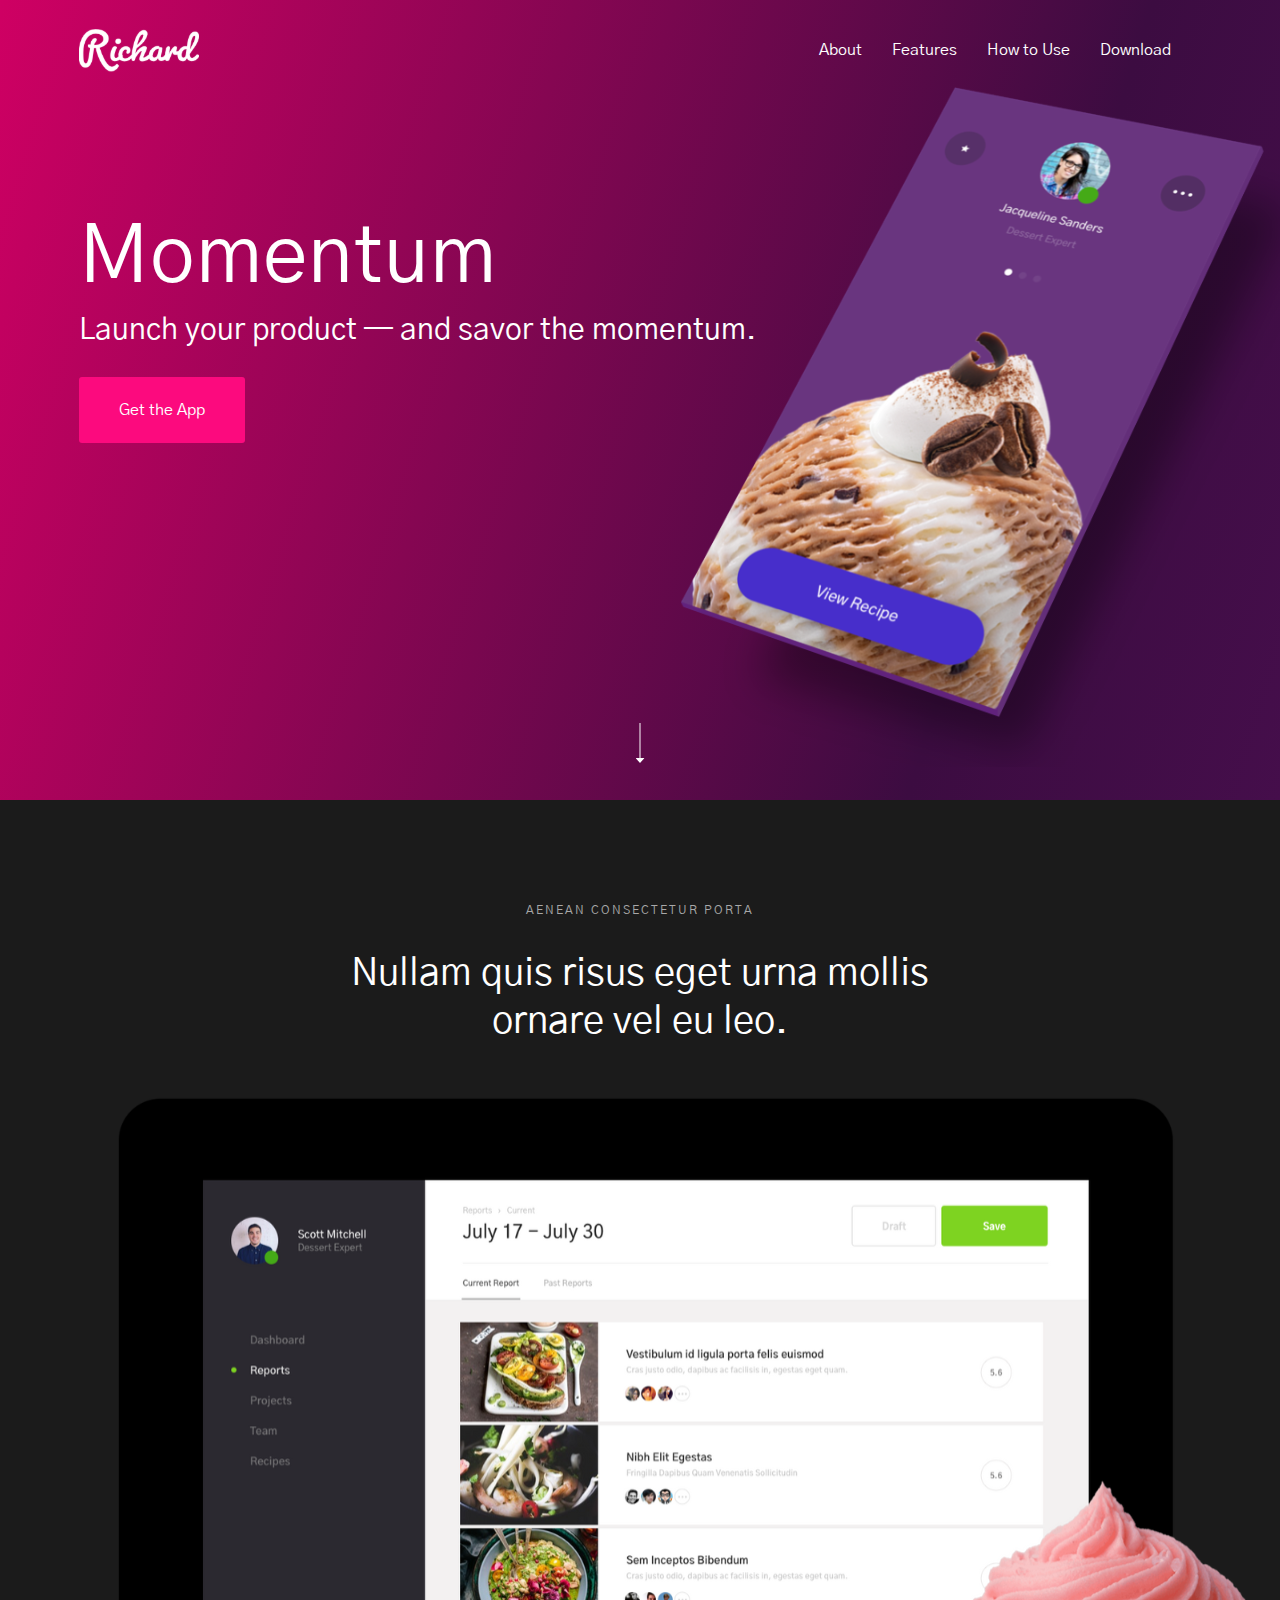
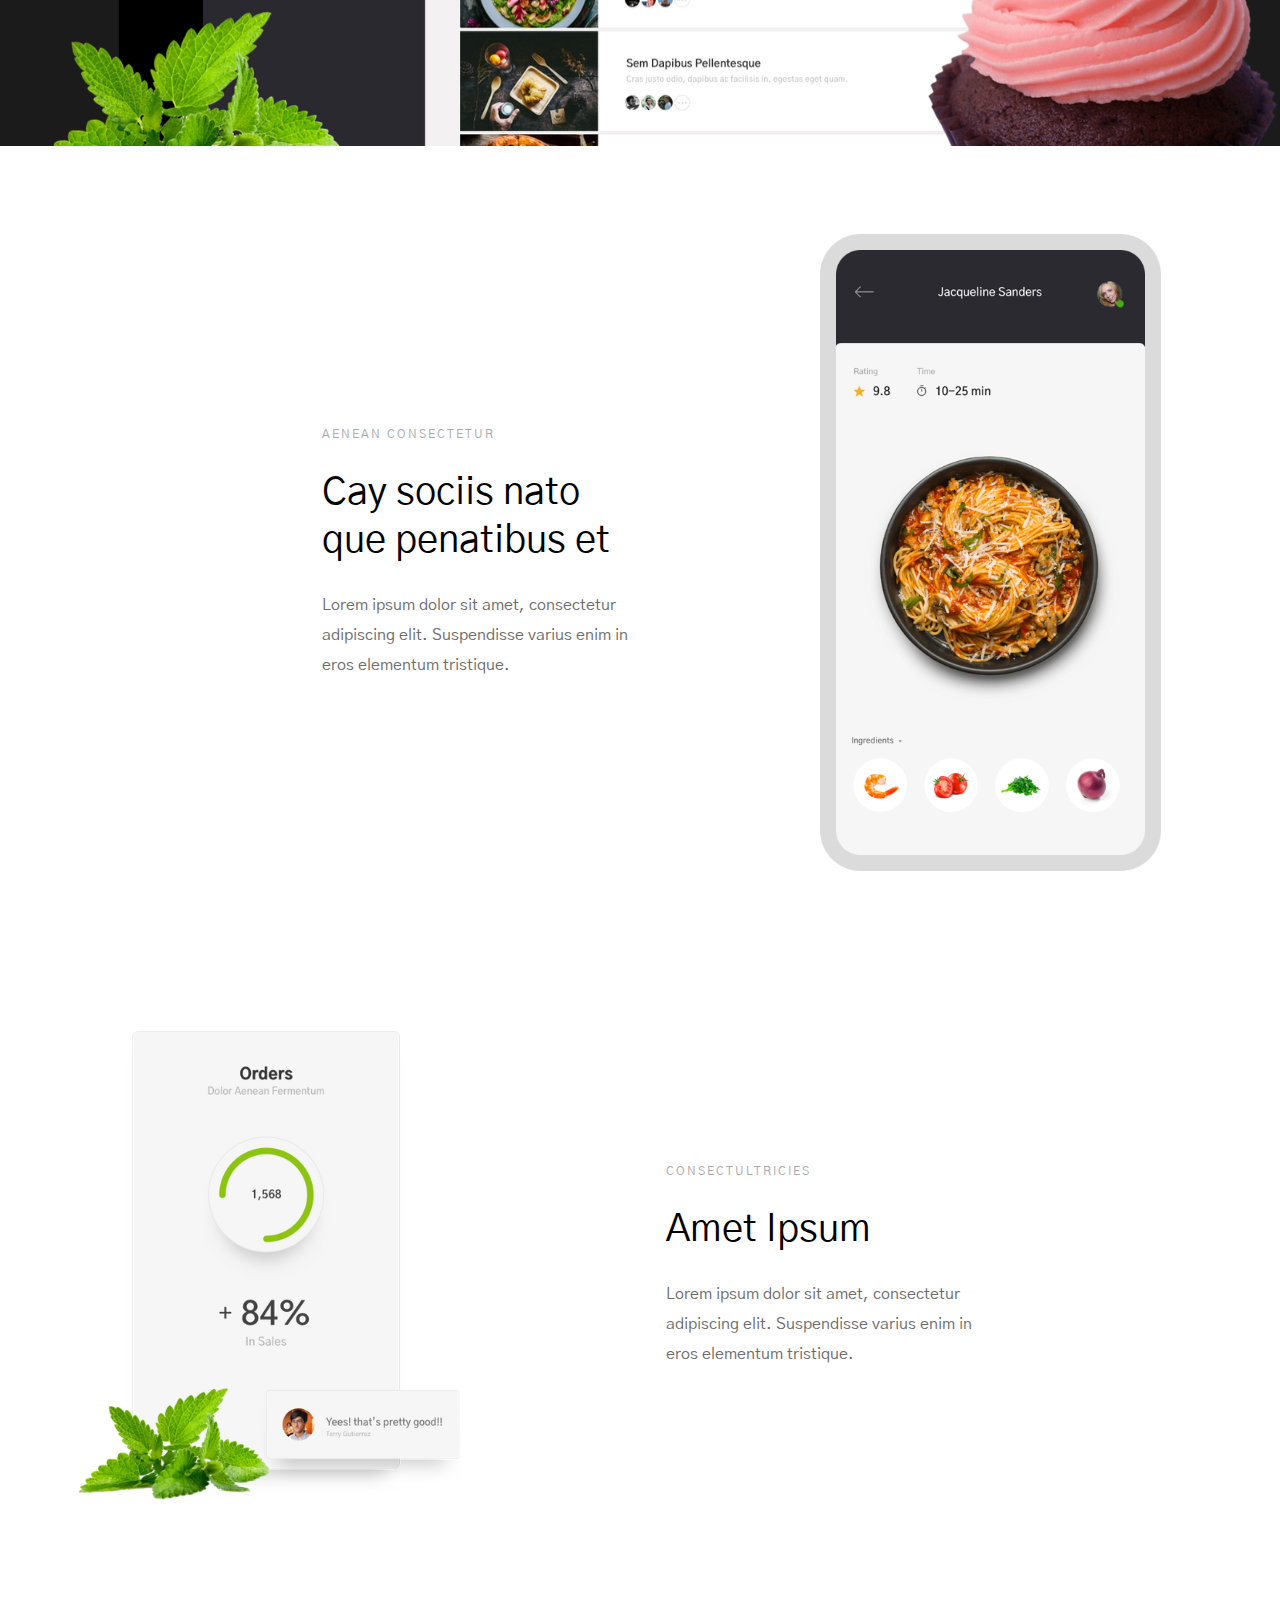
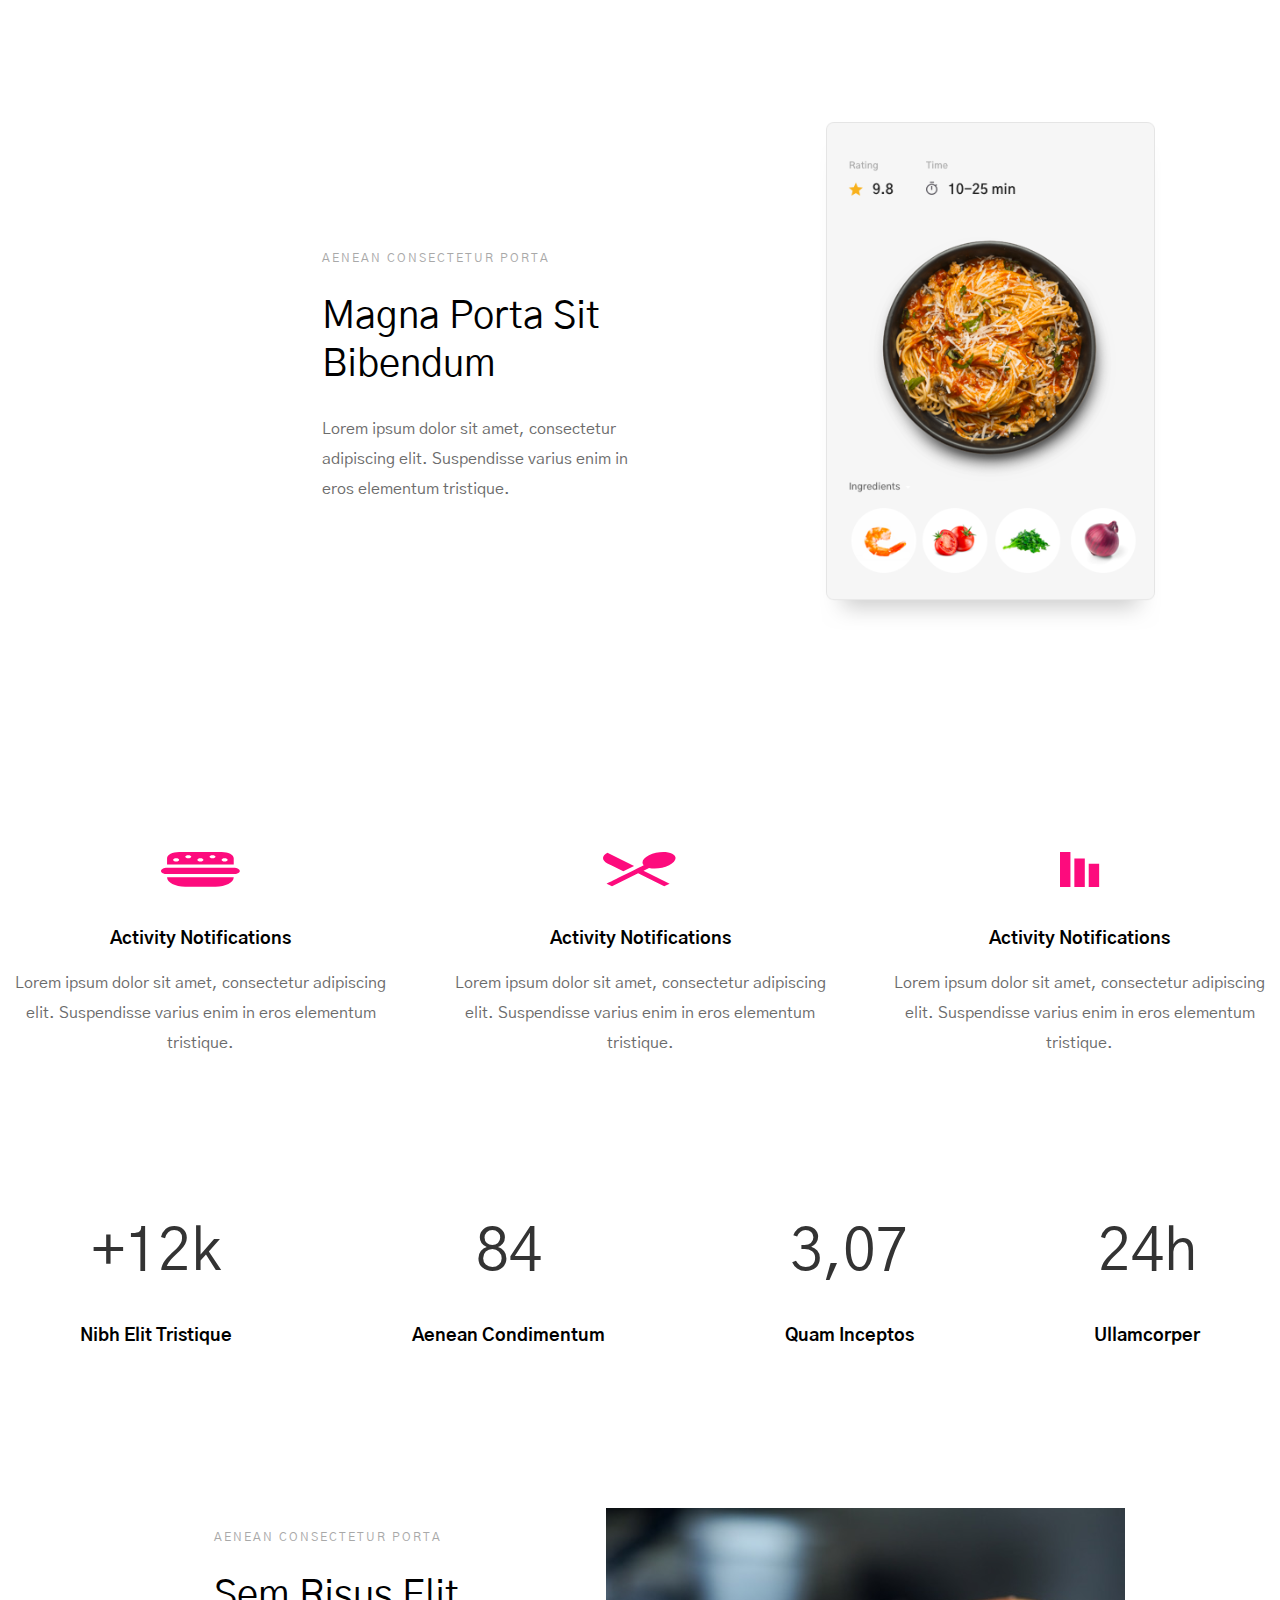
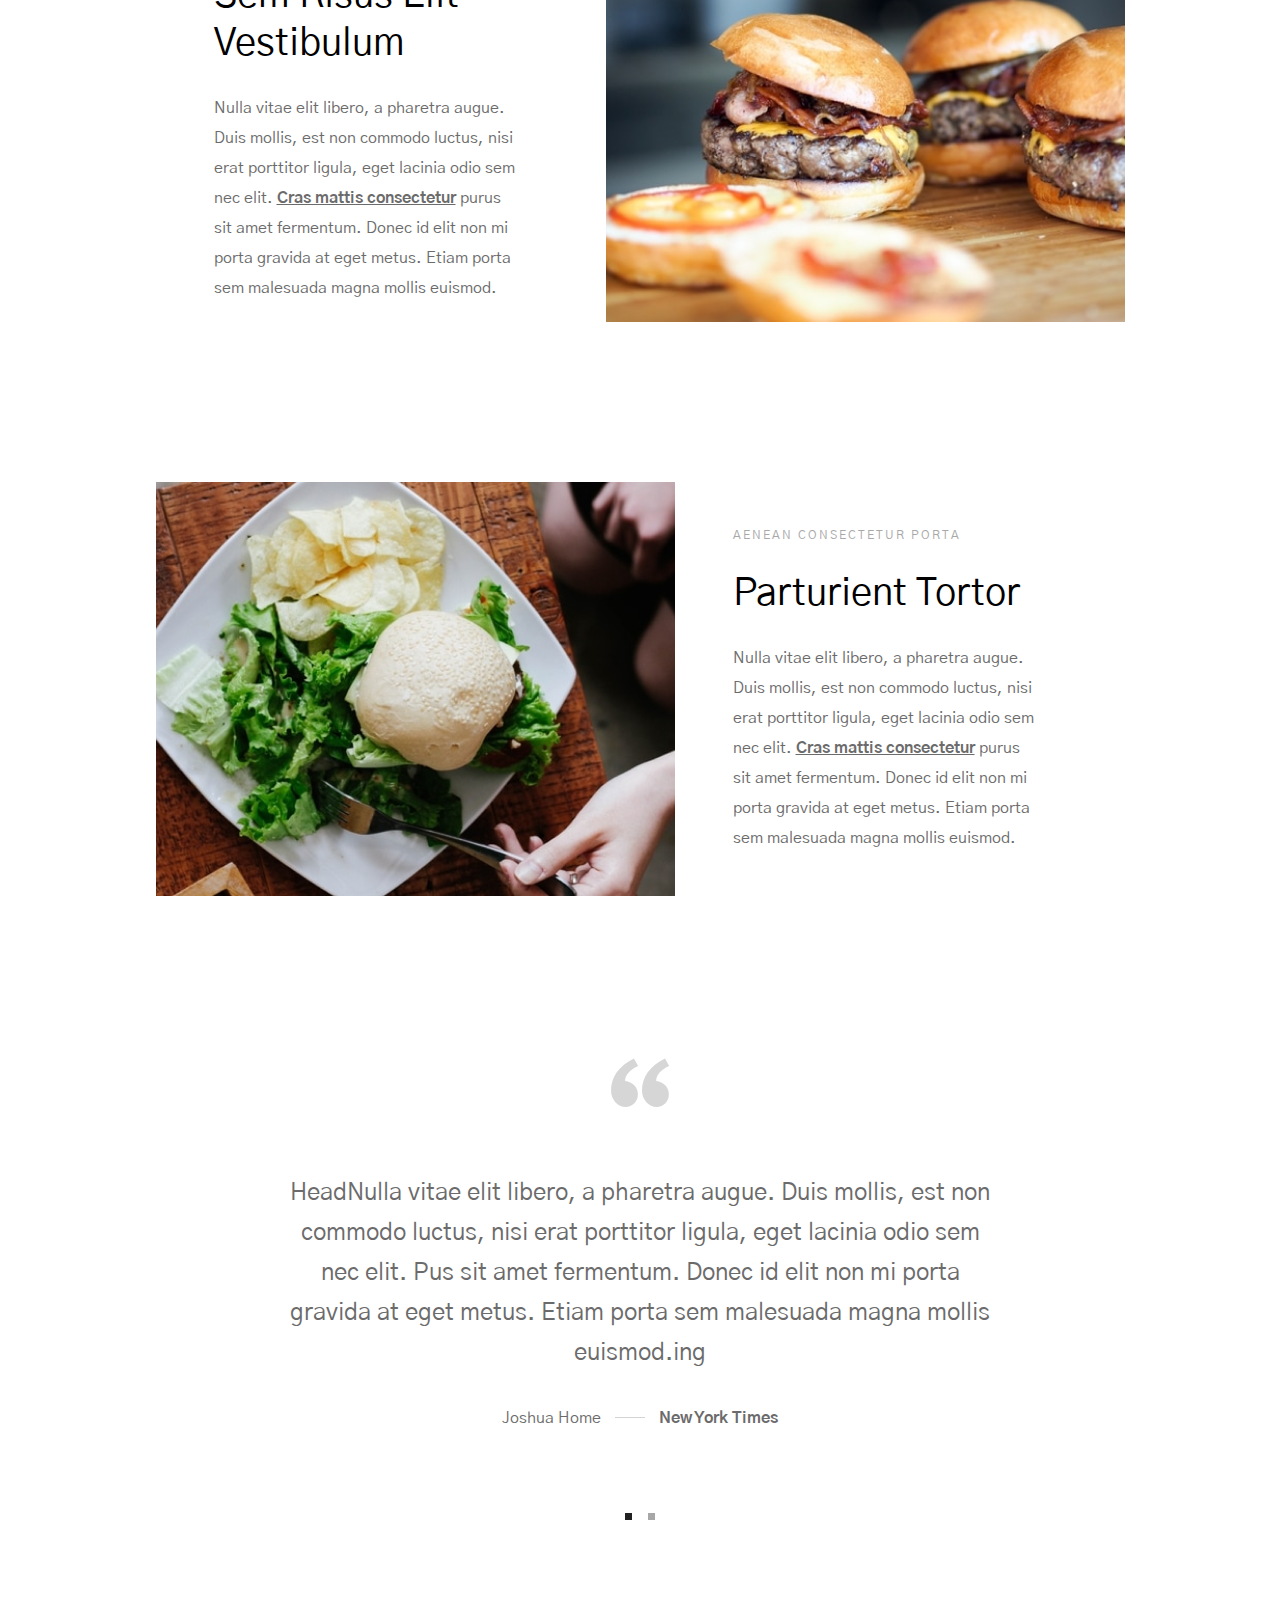
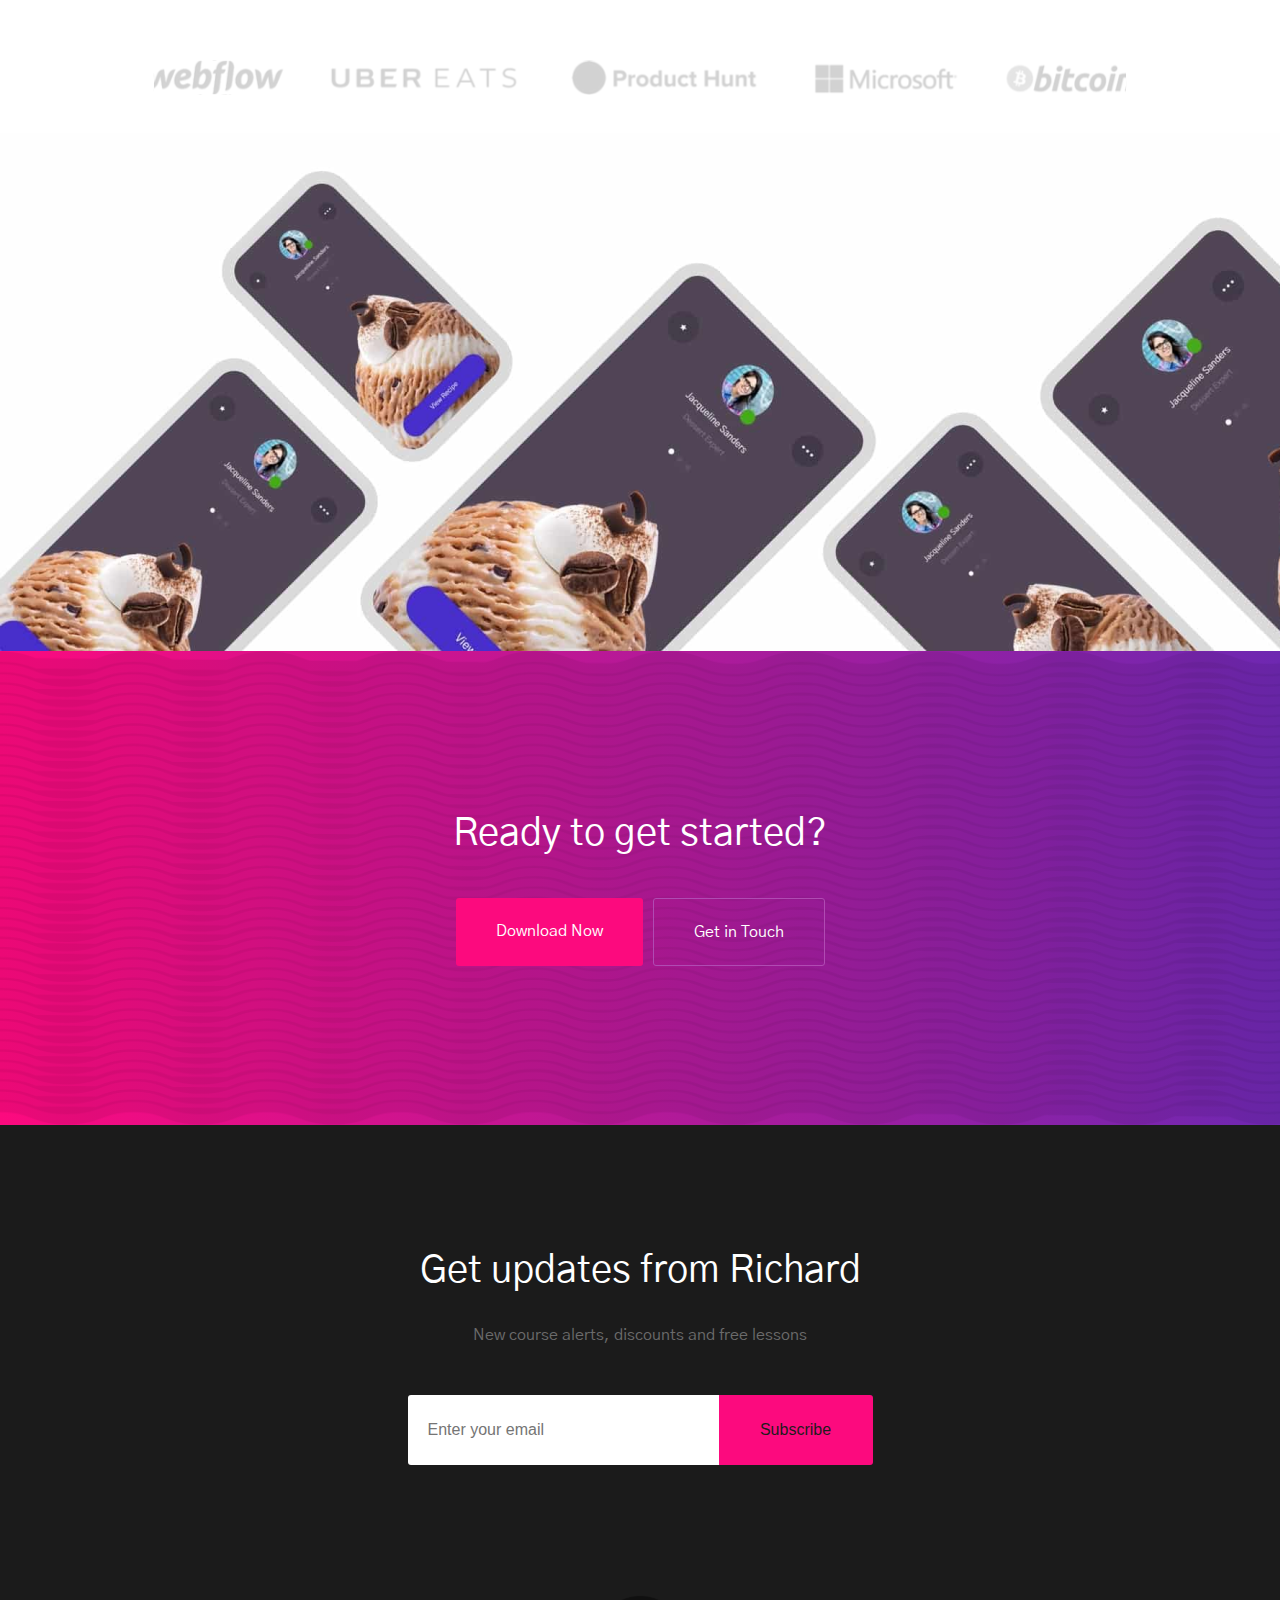
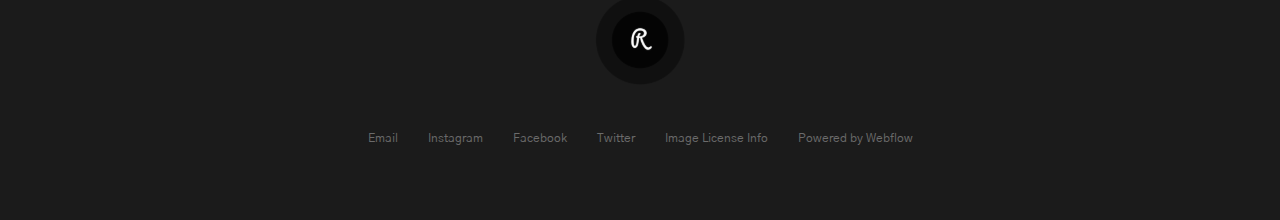
<file: index.html>
<!DOCTYPE html>
<html lang="en">

<head>
    <meta charset="UTF-8">
    <meta http-equiv="X-UA-Compatible" content="IE=edge">
    <meta name="viewport" content="width=device-width, initial-scale=1.0">
    <title>Richard</title>
    <link rel="stylesheet" href="style.css">
    <link href="https://fonts.googleapis.com/css2?family=Gothic+A1:wght@400;700&&display=swap" rel="stylesheet">
</head>

<body>
    <div class="wrapper">
        <header class="header">
            <div class="header__container">
                <div class="header__logo">
                    <a href="#">
                        <img src="img/logo-header.svg" alt="Logo">
                    </a>
                </div>
                <div class="header__menu menu">
                    <nav class="menu__body">
                        <ul class="menu__list">
                            <li class="menu__item">
                                <a href="#" class="link__menu">About</a>
                            </li>
                            <li class="menu__item"><a href="#" class="link__menu">Features</a></li>
                            <li class="menu__item"><a href="#" class="link__menu">How to Use</a></li>
                            <li class="menu__item"><a href="#" class="link__menu">Download</a></li>
                        </ul>
                    </nav>
                </div>
            </div>
        </header>
        <section class="main-title">
            <div class="main-title__container">
                <div class="text__main-title">
                    <h1>Momentum</h1>
                    <h2 class="h2__main-title">
                        Launch your product — and savor the momentum.
                    </h2>
                    <a href class="button">Get the App</a>
                </div>
                <div class="img__main-title">
                    <img src="img/1-section/app.svg" alt="App">
                </div>
                <div class="arrow__main-title">
                    <img src="img/1-section/arrow.svg" alt="Arrow">
                </div>
            </div>

        </section>

        <section class="black-section">

            <div class="subtitle subtitle__black-section">
                Aenean Consectetur Porta
            </div>
            <h2 class="title__black-section title">
                Nullam quis risus eget urna mollis ornare vel eu leo.
            </h2>
            <img src="img/2-section/IMAGE.svg" alt="Tablet">

        </section>
        <section class="white-section">
            <div class="white-section__container">
                <div class="huge-text-block">
                    <div class="block-of-text__huge-text-block block-of-text">
                        <div class="subtitle subtitle__huge-text-block">
                            Aenean Consectetur
                        </div>
                        <h2 class="title title__huge-text-block">
                            Cay sociis nato que penatibus et
                        </h2>
                        Lorem ipsum dolor sit amet, consectetur adipiscing elit. Suspendisse varius enim in eros
                        elementum tristique.
                    </div>
                    <div class="img__huge-text-block">
                        <img src="img/3-section/1.svg" alt="Pasta">
                    </div>
                </div>

                <div class="huge-text-block">
                    <div class="img__huge-text-block">
                        <img src="img/3-section/2.svg" alt="Pasta">
                    </div>
                    <div class="block-of-text-right__huge-text-block block-of-text">
                        <div class="subtitle subtitle__huge-text-block">
                            ConsectUltricies
                        </div>
                        <h2 class="title title__huge-text-block">
                            Amet Ipsum
                        </h2>
                        Lorem ipsum dolor sit amet, consectetur adipiscing elit. Suspendisse varius enim in eros
                        elementum tristique.
                    </div>
                </div>

                <div class="huge-text-block">
                    <div class="block-of-text__huge-text-block block-of-text">
                        <div class="subtitle subtitle__huge-text-block">
                            Aenean Consectetur Porta
                        </div>
                        <h2 class="title title__huge-text-block">
                            Magna Porta Sit Bibendum
                        </h2>
                        Lorem ipsum dolor sit amet, consectetur adipiscing elit. Suspendisse varius enim in eros
                        elementum tristique.
                    </div>
                    <div class="img__huge-text-block">
                        <img src="img/3-section/3.svg" alt="Pasta">
                    </div>
                </div>
            </div>
        </section>

        <section class="futures">
            <div class="futures__container">
                <div class="flex__futures">

                    <div class="box__futures">
                        <img src="img/4-section/1.svg" alt="Burger">
                        <h2 class="h2__futures">
                            Activity Notifications
                        </h2>
                        Lorem ipsum dolor sit amet, consectetur adipiscing elit. Suspendisse varius enim in eros
                        elementum tristique.
                    </div>

                    <div class="box__futures">
                        <img src="img/4-section/2.svg" alt="Burger">
                        <h2 class="h2__futures">
                            Activity Notifications
                        </h2>
                        Lorem ipsum dolor sit amet, consectetur adipiscing elit. Suspendisse varius enim in eros
                        elementum tristique.
                    </div>

                    <div class="box__futures">
                        <img src="img/4-section/3.svg" alt="Burger">
                        <h2 class="h2__futures">
                            Activity Notifications
                        </h2>
                        Lorem ipsum dolor sit amet, consectetur adipiscing elit. Suspendisse varius enim in eros
                        elementum tristique.
                    </div>
                </div>
            </div>
        </section>
        <section class="numbers numbers__container">
            <div class="box__numbers">
                <div class="flex__numbers">
                    <div class="numerals__numbers">
                        +12k
                    </div>
                    <div class="text__numbers">
                        Nibh Elit Tristique
                    </div>
                </div>
                <div class="flex__numbers">
                    <div class="numerals__numbers">
                        84
                    </div>
                    <div class="text__numbers">
                        Aenean Condimentum
                    </div>
                </div>
                <div class="flex__numbers">
                    <div class="numerals__numbers">
                        3,07
                    </div>
                    <div class="text__numbers">
                        Quam Inceptos
                    </div>
                </div>
                <div class="flex__numbers">
                    <div class="numerals__numbers">
                        24h
                    </div>
                    <div class="text__numbers">
                        Ullamcorper
                    </div>
                </div>

            </div>
        </section>
        <section class="burgers burgers__container">
            <div class="flex__burgers">
                <div class="huge-text-block">
                    <div class=" block-of-text">
                        <div class="subtitle subtitle__huge-text-block">
                            Aenean Consectetur Porta
                        </div>
                        <h2 class="title title__huge-text-block">
                            Sem Risus Elit Vestibulum
                        </h2>
                        Nulla vitae elit libero, a pharetra augue. Duis mollis, est non commodo luctus, nisi erat
                        porttitor ligula, eget lacinia odio sem nec elit. <a href="" class="links__burgers">Cras mattis
                            consectetur</a> purus sit amet fermentum. Donec id elit non mi porta gravida at eget metus.
                        Etiam porta sem malesuada magna mollis euismod.
                    </div>
                    <div class="img__huge-text-block">
                        <img src="img/5-section/1.png" alt="Burgers">
                    </div>

                </div>
                <div class="huge-text-block">
                    <div class="img__huge-text-block">
                        <img src="img/5-section/2.png" alt="Breakfast">
                    </div>
                    <div class=" block-of-text">
                        <div class="subtitle subtitle__huge-text-block">
                            Aenean Consectetur Porta
                        </div>
                        <h2 class="title title__huge-text-block">
                            Parturient Tortor
                        </h2>
                        Nulla vitae elit libero, a pharetra augue. Duis mollis, est non commodo luctus, nisi erat
                        porttitor ligula, eget lacinia odio sem nec elit. <a href="" class="links__burgers">Cras mattis
                            consectetur</a> purus sit amet fermentum. Donec id elit non mi porta gravida at eget metus.
                        Etiam porta sem malesuada magna mollis euismod.
                    </div>


                </div>
            </div>
        </section>
        <section class="quote">
            <div class="image-quote"><img src="img/cite.svg" alt="semicolon"></div>
            <div class="text__quote">
                HeadNulla vitae elit libero, a pharetra augue. Duis mollis, est non commodo luctus, nisi erat porttitor
                ligula, eget lacinia odio sem nec elit. Pus sit amet fermentum. Donec id elit non mi porta gravida at
                eget metus. Etiam porta sem malesuada magna mollis euismod.ing
            </div>
            <div class="names__quote">
                <div class="name">Joshua Home</div>

                <div class="dash">

                </div>
                <div class="name_bold">New York Times</div>

            </div>
            <div class="dots">
                <div class="dot">

                </div>
                <div class="dot_bold">

                </div>
            </div>

        </section>
        <div class=" logos__container">
            <img src="img/logos.svg" alt="Logos" class="logos">
        </div>
        <div class="last-pic">
            <img src="img/last-IMAGE.png" alt="Phones">
        </div>
        <section class="ready">
            <h2 class="title title_white">
                Ready to get started?
            </h2>
            <div class="buttons">
                <div class="button">Download Now</div>
                <div class="button button_transparent">Get in Touch</div>
            </div>
        </section>

        <section class="get-updates">
            <h2 class="title title_white">
                Get updates from Richard
            </h2>
            <div class="text__get-updates">
                New course alerts, discounts and free lessons
            </div>
            <form class="form" action="">
                <input type="email" placeholder="Enter your email" class="input">
                <button class="button email-button" type="submit">Subscribe</button>
            </form>
        </section>
        <footer class="footer">
            <img src="img/logo-footer.svg" alt="logo">

            <ul class="list__footer">
                <li class="list-item__foooter">
                    <a href="" class="a__footer">Email</a>
                </li>
                <li class="list-item__foooter">
                    <a href="" class="a__footer">Instagram</a>
                </li>
                <li class="list-item__foooter">
                    <a href="" class="a__footer">Facebook</a>
                </li>
                <li class="list-item__foooter">
                    <a href="" class="a__footer">Twitter</a>
                </li>
                <li class="list-item__foooter">
                    <a href="" class="a__footer">Image License Info</a>
                </li>
                <li class="list-item__foooter">
                    <a href="" class="a__footer">Powered by Webflow</a>
                </li>

            </ul>
        </footer>
    </div>
</body>

</html>
</file>
<file: style.css>
*,
*::before,
*::after {
    padding: 0;
    margin: 0;
    border: 0;
    box-sizing: border-box;
}

a {
    text-decoration: none;
}

ul,
ol,
li {
    list-style: none;
}
img {
    vertical-align: top;
}

h1,
h2,
h3,
h4,
h5,
h6 {
    font-weight: inherit;
    font-size: inherit;
}

html,
body {
    height: 100%;
    line-height: 1;
}

body {
    font-family: Gothic A1;
    font-size: 16px;
    line-height: 30px;
    color: #6b6b6b;
}

.wrapper {
    overflow: hidden;
    display: flex;
    flex-direction: column;
    min-height: 100%;
}

[class*="__container"] {
    max-width: 1296px;
    margin: 0px auto;
    padding: 0px 15px;
}

.header {
    position: absolute;
    width: 100%;
    top: 0;
    left: 0;
    z-index: 50;
}

.header__container {
    display: flex;
    min-height: 100px;
    align-items: center;
    max-width: 1152px;
    justify-content: space-between;
    color: #fff;
}

.menu {
    display: flex;
    justify-content: flex-end;
}

.menu__list {
    display: flex;
}

.menu__item {
    margin: 0px 30px 0px 0px;
}

.link__menu {
    color: #ffffff;
}

.link__menu:hover {
    text-decoration: underline;
}

.main-title {
    background: linear-gradient(287.15deg, #450e4b 0%, #3c0c41 24.48%, rgba(207, 0, 99, 0) 100%), #cf0063;
    border-radius: 0px;
    height: 800px;
    position: relative;
}

.main-title__container {
    padding: 20px 15px 50px 15px;
    display: flex;
    align-items: center;
    flex-wrap: wrap;
    position: relative;
    max-width: 1152px;
}

.text__main-title {
    max-width: 677px;
    flex-direction: column;
    padding-top: 198px;
    padding-bottom: 370px;
}

h1 {
    font-family: Gothic A1;
    font-size: 80px;
    line-height: 80px;
    color: #fff;
    letter-spacing: 1px;
    display: block;
    margin-bottom: 10px;
}

.h2__main-title {
    font-size: 30px;
    line-height: 44px;
    color: #ffffff;
    margin-bottom: 25px;
}

.button {
    display: inline-block;
    text-align: center;
    vertical-align: middle;
    background: #fc0a7e;
    border-radius: 3px;
    font-size: 16px;
    line-height: 26px;
    padding: 20px 40px;
    color: #fff;
    cursor: pointer;
}

.img__main-title {
    width: 625px;
    position: absolute;
    right: -90px;
    padding-top: 20px;
}

.arrow__main-title {
    position: absolute;
    left: 50%;
    bottom: 100px;
    transform: translate(-50%, 0);
}

.black-section {
    margin: 0 auto;
    text-align: center;
    background-color: #1b1b1b;
    padding-top: 100px;
    position: relative;
    width: 100%;
    display: flex;
    flex-direction: column;
}

.subtitle {
    font-size: 12px;
    line-height: 20px;
    letter-spacing: 2px;
    text-transform: uppercase;
    color: #a8a8a8;
}

.subtitle__black-section {
    margin-bottom: 30px;
}

.title {
    font-size: 38px;
    line-height: 48px;
    color: black;
}

.title__black-section {
    color: #ffffff;
    margin-bottom: 55px;
    max-width: 607px;
    margin: 0 auto;
    display: block;
}

.white-section {
    margin-top: 88px;
}

.block-of-text__huge-text-block {
    margin: 188px 106px 188px 144px;
}

.block-of-text {
    max-width: 450px;
    padding: 0 86px 0 58px;
}

.img__huge-text-block {
    max-width: 558px;
}

.huge-text-block {
    display: flex;
    justify-content: center;
    margin-bottom: 160px;
    align-items: center;
}

.title__huge-text-block {
    margin-bottom: 25px;
}

.subtitle__huge-text-block {
    margin-bottom: 25px;
}

.block-of-text-right__huge-text-block {
    margin: 128px 144px 128px 144px;
}

.futures {
    margin-bottom: 160px;
}

.flex__futures {
    display: flex;
    justify-content: space-between;
    flex-direction: row;
}

.box__futures {
    max-width: 371px;
    text-align: center;
}

.h2__futures {
    font-weight: 700;
    font-size: 18px;
    line-height: 24px;
    color: #000000;
    margin-top: 40px;
    margin-bottom: 17px;
}

.numbers {
    margin-bottom: 160px;
}

.box__numbers {
    display: flex;
    flex-direction: row;
    justify-content: center;
    align-items: center;
}

.flex__numbers:not(:last-child) {
    margin-right: 180px;
}

.flex__numbers {
    align-content: center;
}

.numerals__numbers {
    font-size: 59px;
    line-height: 90px;
    color: #333333;
    text-align: center;
    margin-bottom: 35px;
    line-height: 1.2;
}

.text__numbers {
    font-weight: 700;
    font-size: 18px;
    line-height: 24px;
    color: #000000;
}

.links__burgers {
    font-weight: 700;
    text-decoration-line: underline;
    color: #6b6b6b;
}

.quote {
    display: flex;
    justify-content: center;
    flex-direction: column;
    align-items: center;
}

.image-quote {
    width: 58px;
    height: 54px;
}

.text__quote {
    max-width: 700px;
    font-size: 24px;
    line-height: 167%;
    color: #6b6b6b;
    margin-top: 63px;
    margin-bottom: 30px;
    text-align: center;
}

.names__quote {
    display: flex;
    margin-bottom: 80px;
}

.name {
    font-size: 16px;
    line-height: 30px;
    color: #6b6b6b;
}

.dash {
    width: 30px;
    height: 1px;
    background: #d3d3d3;
    margin: 14px;
}

.name_bold {
    font-size: 16px;
    line-height: 30px;
    color: #6b6b6b;
    font-weight: 700;
}

.dots {
    display: flex;
    margin-bottom: 102px;
}

.dot {
    width: 7px;
    height: 7px;
    background: #222222;
    margin-right: 16px;
}

.dot_bold {
    width: 7px;
    height: 7px;
    background: rgba(34, 34, 34, 0.4);
}

.logos {
    max-width: 100%;
}

.last-pic {
    text-align: center;
    width: 100%;
}

.ready {
    background: url("img/waves.png") repeat-y, linear-gradient(to left, #6e28b1, #fc0a7e), #fc0a7e;
    background-size: cover;
    border-radius: 0px;
    height: 474px;
    text-align: center;
    display: flex;
    justify-content: center;
    flex-direction: column;
}

.title_white {
    color: #ffffff;
}

.button_transparent {
    border: 1px solid #b04bb3;
    background: none;
    margin-left: 10px;
}

.buttons {
    display: flex;
    flex-direction: row;
    justify-content: center;
    margin-top: 40px;
}

.get-updates {
    text-align: center;
    background-color: #1b1b1b;
    height: 463px;
    display: flex;
    flex-direction: column;
    align-items: center;
    justify-content: center;
}

.form {    
    width: 465px;
    color: #1c1c1c;
    font-size: 16px;
    line-height: 26px;
    margin-top: 45px;

    display: flex;
    align-items: center;
    justify-content: center;
}

.input {
    background: #ffffff;
    box-shadow: 0px 0px 0px #fc0a7e;
    border-radius: 3px 0px 0px 3px;
    height: 70px;
    width: 311px;
    padding: 20px;
    font-size: 16px;
    line-height: 26px;
}

.email-button {
    width: 154px;
    color: #1c1c1c;
    line-height: 26px;
    height: 70px;
    border-radius: 0 3px 3px 0;
    cursor: pointer;
}

/* .form {
    position: relative;
    width: 465px;

    color: #1c1c1c;
    font-size: 16px;
    line-height: 26px;
    margin-top: 45px;
}

.input {
    background: #ffffff;
    box-shadow: 0px 0px 0px #fc0a7e;
    border-radius: 3px 0px 0px 3px;
    height: 70px;
    width: 311px;
    padding: 20px;
    font-size: 16px;
    line-height: 26px;

    display: block;
}

.email-button {
    position: absolute;
    top: 0;
    right: 0;
    width: 154px;
    color: #1c1c1c;
    line-height: 26px;
    height: 70px;
    border-radius: 6px;
    cursor: pointer;
} */

.footer {
    text-align: center;
    background-color: #1b1b1b;
    padding-bottom: 68px;
}

.list__footer {
    display: flex;
    justify-content: center;
    margin-top: 30px;
}

.list-item__foooter:not(:last-child) {
    margin-right: 30px;
}

.a__footer {
    font-size: 12px;
    line-height: 20px;
    color: #6b6b6b;
}

.text__get-updates {
    margin-top: 25px;
}

/* обычно media пишут внизу, в самом конце 
начинаем с header

max-width: 1199px - эта запись говорит что все правила в блоке будут использованы только если ширина окна меньше или равно 1199px (можно любое значение)
?А это размер чего. Планшет? Мелкий комп?
это просто пример. обычно в тз указывают какие будут точки, типа 1600 1360 1200 992 768 и тп. у меня на основной работе дизайнер делала 3 макета: 
пк (все что от 992px) планшет (768 - 991) и мобилы (0 - 767)
мы сейчас можем так же попробовать
Ну ты же знаешь размеры стандартные?
го го го. болтаем тут)
сначала надо глянуть на каком разрешении все сыпется
на любом))

опытным путем определил что на 1059 начинает сыпаться верх, поэтому указал 1059
выставь себе в браузере ширину 1050
выставила. Мы же под планшеты? горизонтальные

*/

@media (max-width: 1059px) {
    [class*="__container"] {
        max-width: 900px;
    }

    .flex__numbers:not(:last-child) {
        margin-right: 80px;
    }

    .h2__main-title {
        font-size: 21px;
    }

    h1 {
        font-size: 71px;
    }
    
    .block-of-text__huge-text-block {
        margin: 0; 
    }

    .block-of-text-right__huge-text-block {
        margin: 0;
    }

    .block-of-text {
        padding: 0 29px 0 28px;
    }
}
</file>
